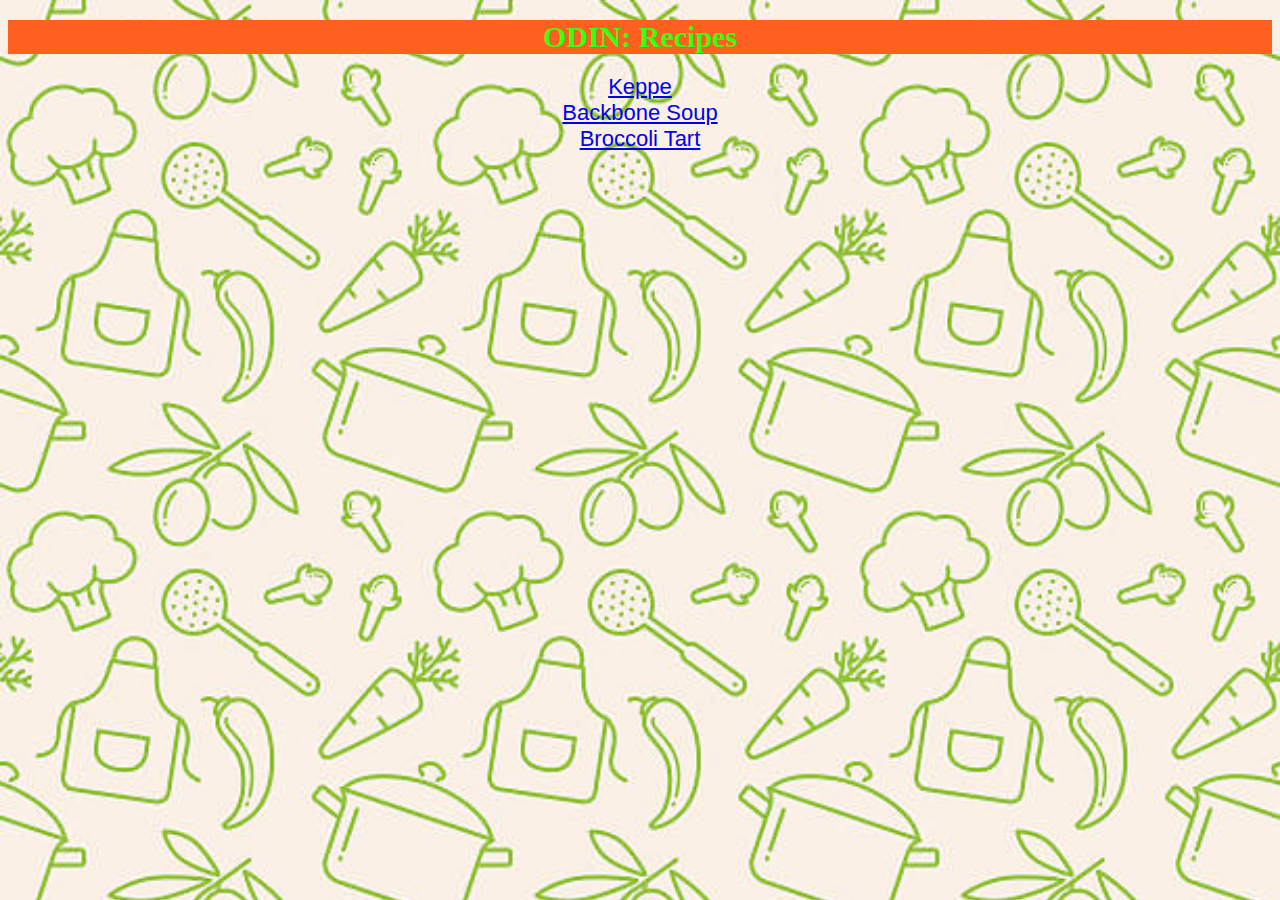
<file: index.html>
<!DOCTYPE HTML>
<html>
	<head lang="en">
		<meta charset="UTF-8">
		<link rel="stylesheet" href="css/style.css">
		<title>Home</title>
	</head>
	<body>
		<h1>ODIN: Recipes</h1>
		<ul class="recipelist">
			<li><a href="recipes/keppe.html">Keppe</a></li>
			<li><a href="recipes/bbsoup.html">Backbone Soup</a></li>
			<li><a href="recipes/broctart.html">Broccoli Tart</a></li>
		</ul>
	</body>
</html>
</file>
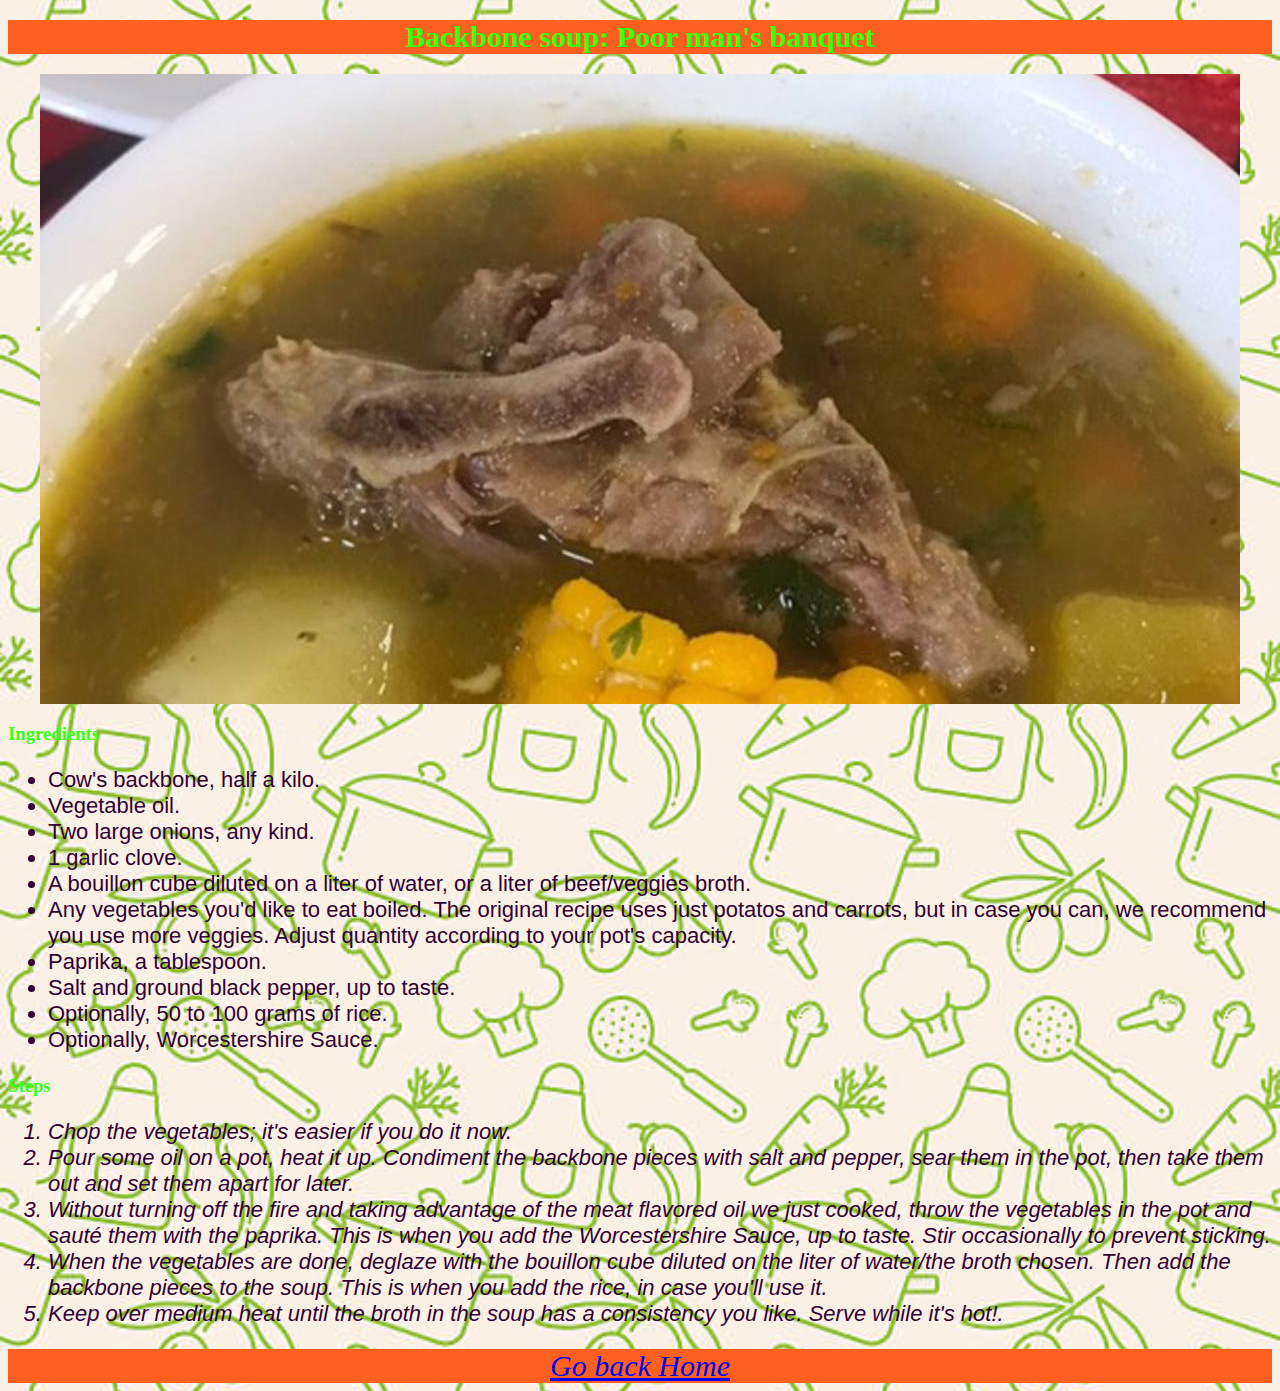
<file: recipes/bbsoup.html>
<!DOCTYPE HTML>
<html>

<head lang="en">
	<meta charset="UTF-8">
	<link rel="stylesheet" href="../css/style.css">
	<title>Backbone soup</title>
</head>

<body>
	<h1>Backbone soup: Poor man's banquet</h1>
	<img src="../img/bbsoup.jpg" alt="A bowl of backbone soup, with some corn, Carrots, potatoes and various herbs"
		height="400" width="600">
	<h3>Ingredients</h3>
	<ul class="ingredientlist">
		<li>Cow's backbone, half a kilo.</li>
		<li>Vegetable oil.</li>
		<li>Two large onions, any kind.</li>
		<li>1 garlic clove.</li>
		<li>A bouillon cube diluted on a liter of water, or a liter of beef/veggies broth. </li>
		<li>Any vegetables you'd like to eat boiled. The original recipe uses just potatos and carrots, but in case you
			can, we recommend you use more veggies. Adjust quantity according to your pot's capacity.</li>
		<li>Paprika, a tablespoon. </li>
		<li>Salt and ground black pepper, up to taste.</li>
		<li>Optionally, 50 to 100 grams of rice.</li>
		<li>Optionally, Worcestershire Sauce.</li>
	</ul>
	<h3>Steps</h3>
	<ol class="steplist">
		<li>Chop the vegetables; it's easier if you do it now.</li>
		<li>Pour some oil on a pot, heat it up. Condiment the backbone pieces with salt and pepper, sear them in the
			pot, then take them out and set them apart for later.</li>
		<li>Without turning off the fire and taking advantage of the meat flavored oil we just cooked, throw the
			vegetables in the pot and sauté them with the paprika. This is when you add the Worcestershire Sauce, up to
			taste. Stir occasionally to prevent sticking.</li>
		<li>When the vegetables are done, deglaze with the bouillon cube diluted on the liter of water/the broth chosen.
			Then add the backbone pieces to the soup. This is when you add the rice, in case you'll use it.</li>
		<li>Keep over medium heat until the broth in the soup has a consistency you like. Serve while it's hot!.</li>
	</ol>
	<div class="return">
		<a href="./../index.html"><em>Go back Home</em></a>
	</div>
</body>

</html>
</file>
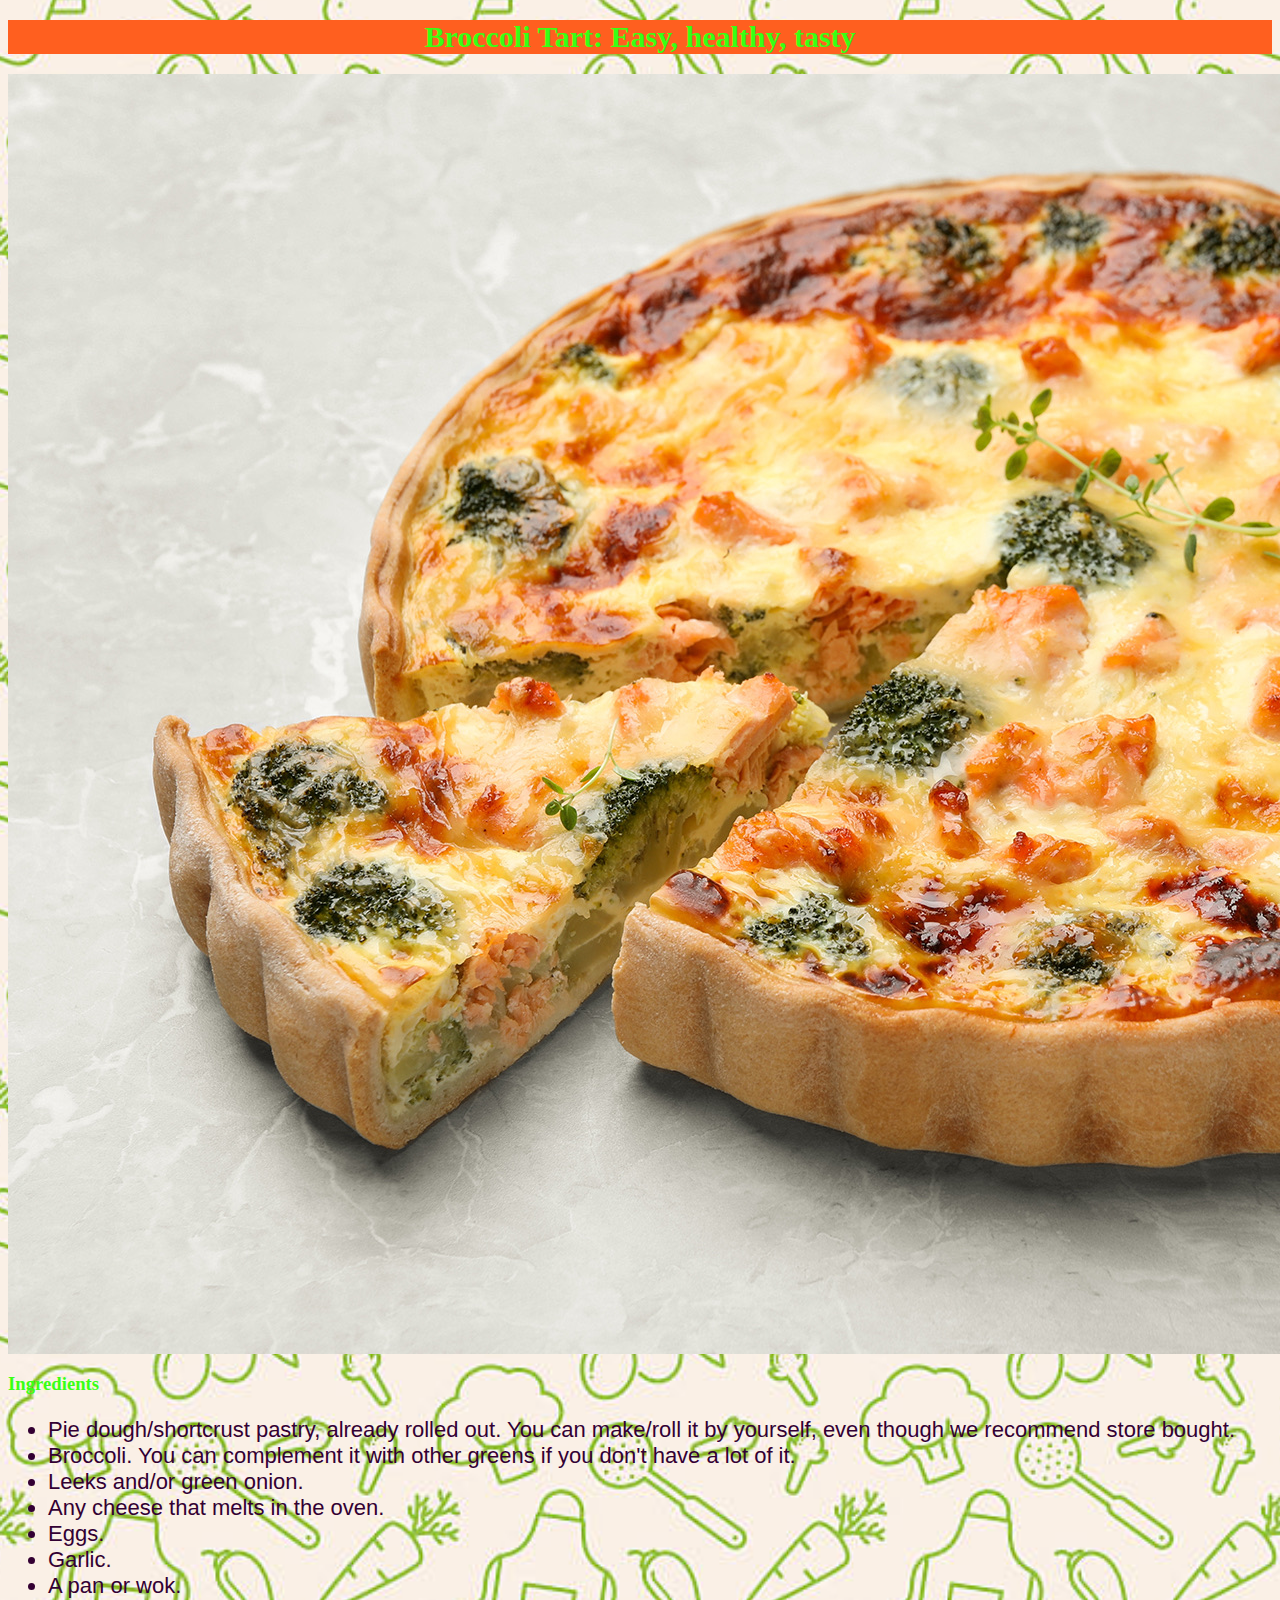
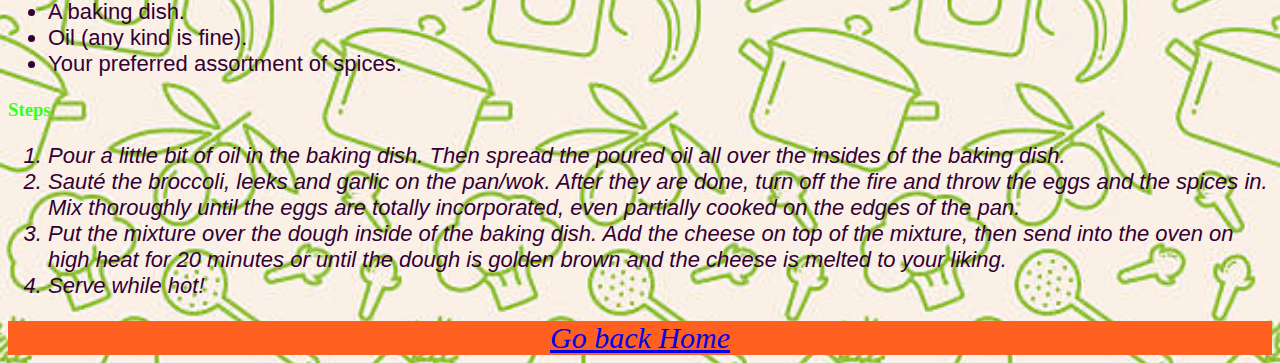
<file: recipes/broctart.html>
<!DOCTYPE HTML>
<html>

<head lang="en">
	<meta charset="UTF-8">
	<link rel="stylesheet" href="../css/style.css">
	<title>Broccoli Tart</title>
</head>

<body>
	<h1>Broccoli Tart: Easy, healthy, tasty</h1>
	<img src="../img/broctart.jpg" alt="A broccoli tart with one slice cut off, allowing to peek at the cooked result"
		height="400" width="600">
	<h3>Ingredients</h3>
	<ul class="ingredientlist">
		<li>Pie dough/shortcrust pastry, already rolled out. You can make/roll it by yourself, even though we recommend
			store bought.</li>
		<li> Broccoli. You can complement it with other greens if you don't have a lot of it.</li>
		<li>Leeks and/or green onion.</li>
		<li>Any cheese that melts in the oven.</li>
		<li>Eggs.</li>
		<li>Garlic.</li>
		<li>A pan or wok.</li>
		<li>A baking dish.</li>
		<li>Oil (any kind is fine).</li>
		<li>Your preferred assortment of spices.</li>
	</ul>
	<h3>Steps</h3>
	<ol class="steplist">
		<li>Pour a little bit of oil in the baking dish. Then spread the poured oil all over the insides of the baking
			dish.</li>
		<li>Sauté the broccoli, leeks and garlic on the pan/wok. After they are done, turn off the fire and throw the
			eggs and the spices in. Mix thoroughly until the eggs are totally incorporated, even partially cooked on the
			edges of the pan.</li>
		<li>Put the mixture over the dough inside of the baking dish. Add the cheese on top of the mixture, then send
			into the oven on high heat for 20 minutes or until the dough is golden brown and the cheese is melted to
			your liking. </li>
		<li>Serve while hot!</li>
	</ol>
	<div class="return">
		<a href="./../index.html"><em>Go back Home</em></a>
	</div>
</body>

</html>
</file>
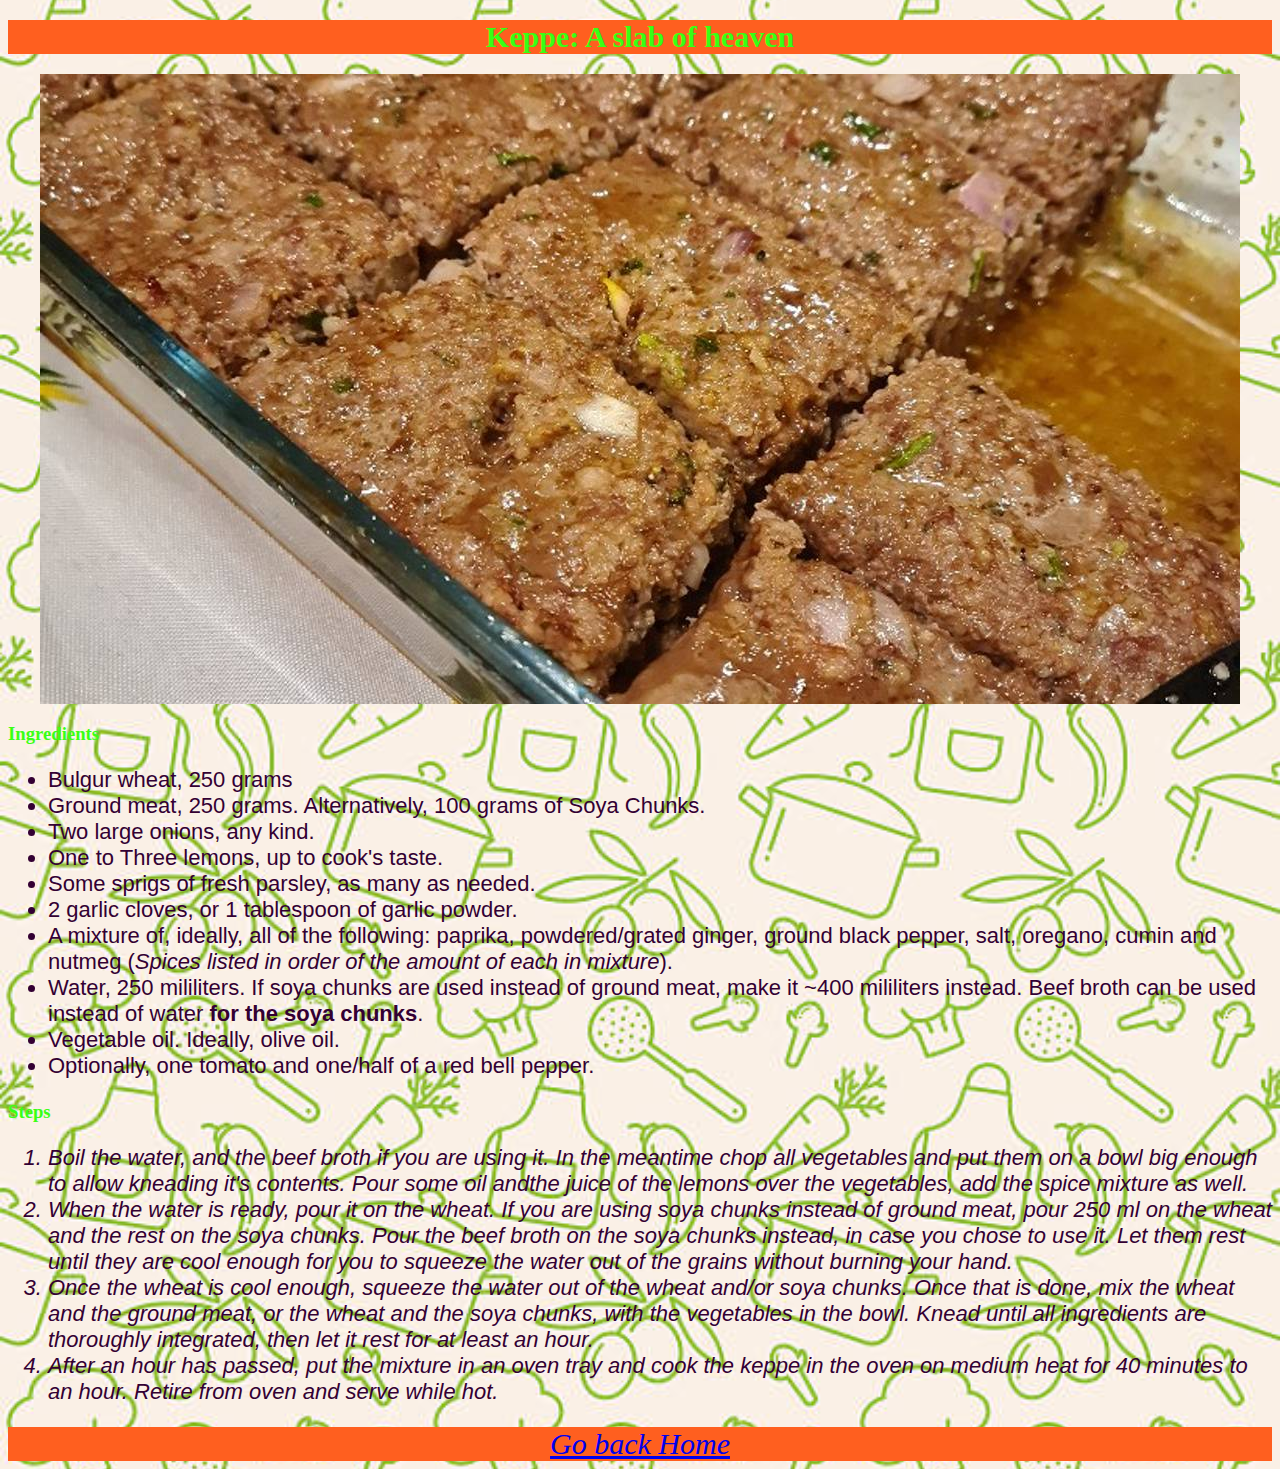
<file: recipes/keppe.html>
<!DOCTYPE HTML>
<html>

<head lang="en">
	<meta charset="UTF-8">
	<link rel="stylesheet" href="../css/style.css">
	<title>Keppe</title>
</head>

<body>
	<h1>Keppe: A slab of heaven</h1>
	<img src="../img/keppe.jpg"
		alt="A tray containing some cooked keppe cut in squares, with one of them taking, alowing a sort of cross section"
		height="400" width="600">
	<h3>Ingredients</h3>
	<ul class="ingredientlist">
		<li>Bulgur wheat, 250 grams</li>
		<li>Ground meat, 250 grams. Alternatively, 100 grams of Soya Chunks.</li>
		<li>Two large onions, any kind.</li>
		<li>One to Three lemons, up to cook's taste.</li>
		<li>Some sprigs of fresh parsley, as many as needed.</li>
		<li>2 garlic cloves, or 1 tablespoon of garlic powder.</li>
		<li>A mixture of, ideally, all of the following: paprika, powdered/grated ginger, ground black pepper, salt,
			oregano, cumin and nutmeg (<em>Spices listed in order of the amount of each in mixture</em>). </li>
		<li>Water, 250 mililiters. If soya chunks are used instead of ground meat, make it ~400 mililiters instead. Beef
			broth can be used instead of water <strong>for the soya chunks</strong>.</li>
		<li>Vegetable oil. Ideally, olive oil.</li>
		<li>Optionally, one tomato and one/half of a red bell pepper.</li>
	</ul>
	<h3>Steps</h3>
	<ol class="steplist">
		<li>Boil the water, and the beef broth if you are using it. In the meantime chop all vegetables and put them on
			a bowl big enough to allow kneading it's contents. Pour some oil andthe juice of the lemons over the
			vegetables, add the spice mixture as well.</li>
		<li>When the water is ready, pour it on the wheat. If you are using soya chunks instead of ground meat, pour 250
			ml on the wheat and the rest on the soya chunks. Pour the beef broth on the soya chunks instead, in case you
			chose to use it. Let them rest until they are cool enough for you to squeeze the water out of the grains
			without burning your hand.</li>
		<li>Once the wheat is cool enough, squeeze the water out of the wheat and/or soya chunks. Once that is done, mix
			the wheat and the ground meat, or the wheat and the soya chunks, with the vegetables in the bowl. Knead
			until all ingredients are thoroughly integrated, then let it rest for at least an hour.</li>
		<li>After an hour has passed, put the mixture in an oven tray and cook the keppe in the oven on medium heat for
			40 minutes to an hour. Retire from oven and serve while hot.</li>
	</ol>
	<div class="return">
		<a href="./../index.html"><em>Go back Home</em></a>
	</div>
</body>

</html>
</file>
<file: css/style.css>
body {
	background-image: url(../img/background.jpg);
	background-size:100% auto;
	color: #39FF14;
}

h1, h3 {
	font-family: "Georgia", "Garamond", serif;
	font-weight: 800;
}

img {
	display: block;
	margin-left: auto;
	margin-right: auto;
	height: auto;
	width: auto;
}

.return, h1 {
	text-align: center;
	background-color:#FF5F1F;
	font-size: 30px;
}

.recipelist, .ingredientlist, .steplist {
	font-family: "Helvetica", "Verdana", sans-serif;
	font-size: 22px;
	color: #330033;
}

.recipelist {
	list-style-type: none;
	padding: 0;
	margin: 0;
	text-align: center;
}

.ingredientlist {
	font-weight: 400;
}

.steplist {
	font-style: italic;
}
</file>
